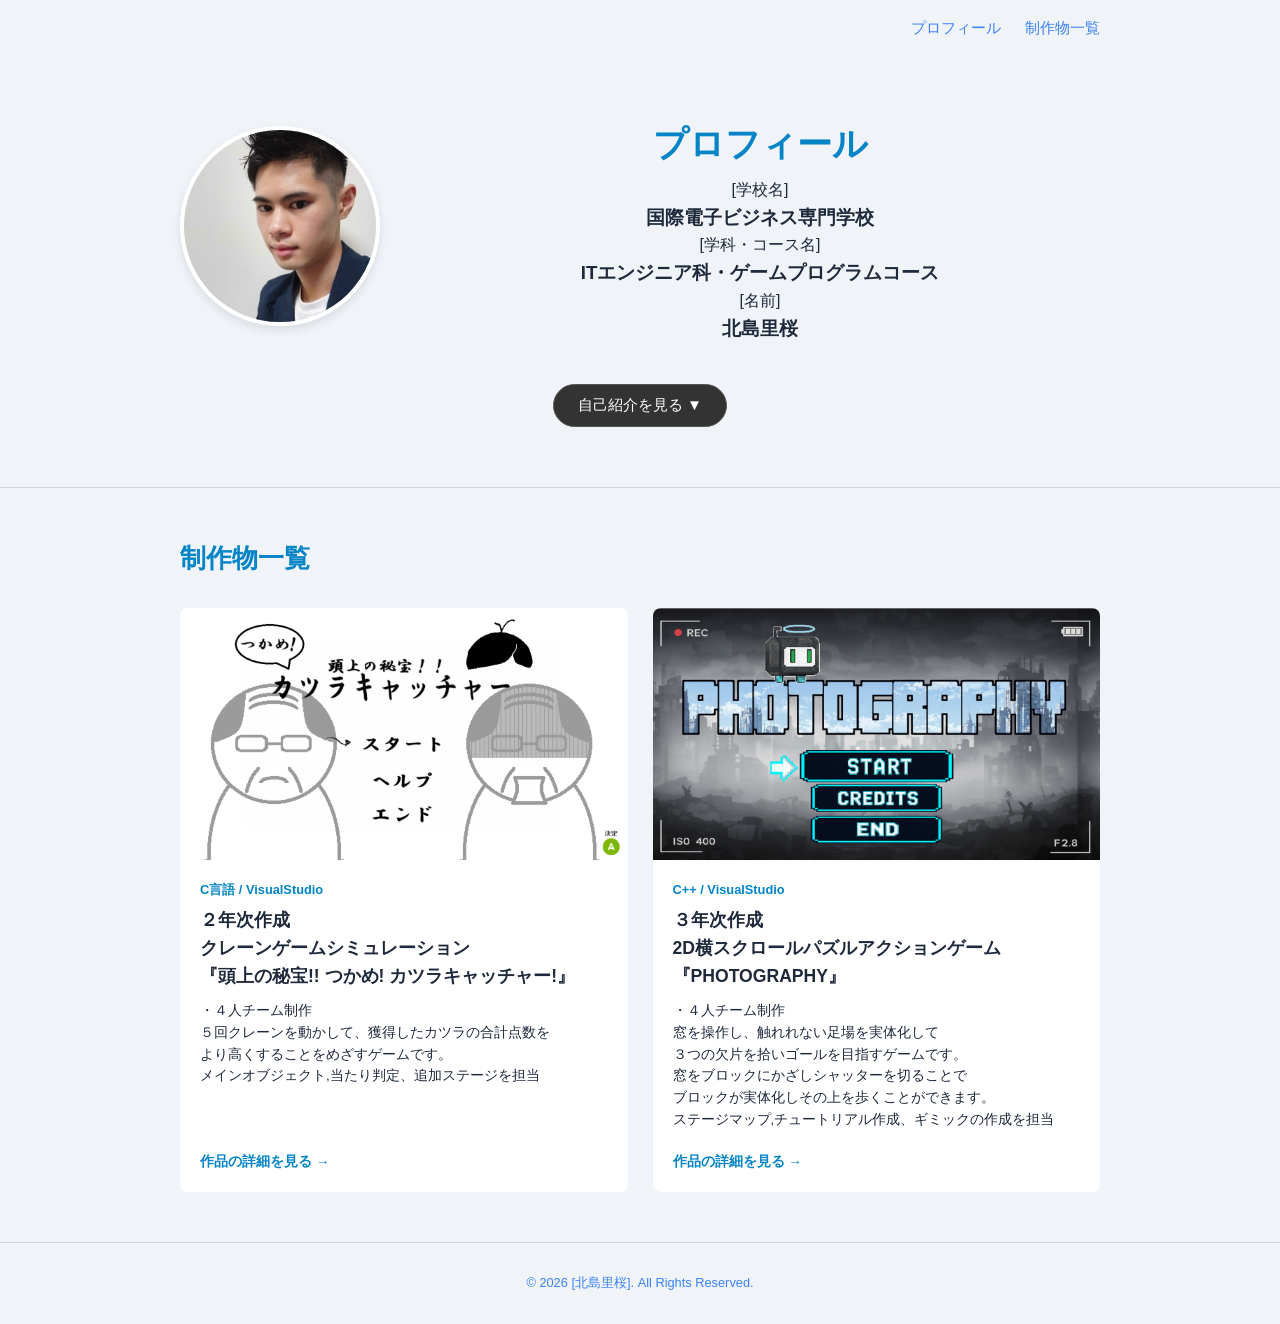
<file: index.html>
<!DOCTYPE html>
<html lang="ja">
<head>
  <meta charset="UTF-8">
  <meta name="viewport" content="width=device-width, initial-scale=1.0">
  <title>PORTFOLIO | [北島里桜]</title>
  <link rel="stylesheet" href="style.css">
</head>
<body>

  <!-- ヘッダー / 簡易ナビ -->
  <header class="header">
    <div class="container header-inner">
      <nav class="nav">
        <a href="#profile">プロフィール</a>
        <a href="#works">制作物一覧</a>
      </nav>
    </div>
  </header>

  <!-- メメントビジュアル / プロフィールへの導線 -->
  <section id="profile" class="hero-section">
    <!-- ▼ 写真とテキストを横並びにするための新しいコンテナ ▼ -->
    <div class="container hero-profile-flex">
      <!-- ▼ 画像エリア ▼ -->
      <div class="hero-photo">
        <!-- ご自身の画像パスに変更してください（例: images/my-photo.jpg） -->
        <img src="face.jpg" alt="プロフィール写真" class="profile-image">
      </div>
      <!-- ▲ 画像エリア ▲ -->

      <!-- ▼ テキストエリア（名前、タイトル、学校名） ▼ -->
      <div class="hero-text">
        <h2 class="sub-title">プロフィール</h2>
        <p>[学校名]</p>
        <h3>国際電子ビジネス専門学校</h3>
<p>[学科・コース名]</p>
        <h3>ITエンジニア科・ゲームプログラムコース</h3>
         <p>[名前]</p>
        <h3>北島里桜</h3>
      </div>
      <!-- ▲ テキストエリア ▲ -->
    </div>
    <!-- ▲ 新しいコンテナここまで ▲ -->
      <!-- ▼ プロフィール開閉エリア（セクション内に正しく配置） ▼ -->
      <div class="profile-toggle-wrapper">
        <!-- 開くボタン -->
        <button type="button" id="openProfileBtn" class="toggle-open-btn">
          自己紹介を見る <span class="arrow">▼</span>
        </button>

        <!-- 開くコンテンツ本体（初期状態は非表示） -->
        <div id="profileContent" class="profile-content">
          <div class="profile-inner">
            <h3>自己紹介・PR</h3>
            <p>
             国際電子ビジネス専門学校でC言語/C++を用いた<br>2D・3Dゲーム開発を専攻しています。
             <br>私の強みは「仕様＋αの面白さを生む実装力」と<br>「チームを動かす円滑な連携力」です。<br>
チーム制作では、タスクの可視化と相互フォロー体制を維持し<br>
実装においてはカメラ制御やエフェクトの提案・実装を通じ、<br>手触りの良さや爽快感を徹底追求しています。<br>
適切なタスク管理と柔軟な巻き込み力で、<br>チーム全体で妥協のない作品制作を実現します。
            </p>
            <br>
            <br>
            <h3>将来像</h3>
            <p>プロジェクトを円滑に進める「チームの潤滑油」でありながら、
              <br>プレイヤーの体験価値（UX）を極限まで高める<br>「職人エンジニア」を目指します。<br>
納期を守る適切なタスク管理と、<br>担当箇所に対する技術的な＋αの提案を両立させ、<br>
チームで連携しながらプレイヤーを夢中にさせる<br>ゲーム作りに貢献し続けます
            </p>
            <div class="skills-box">
              <h4>スキル・使用環境</h4>
              <ul>
                <li><strong>言語：</strong> C言語 / C++ </li>
                <li><strong>ツール：</strong> Dxライブラリ/ Unreal Engine</li>
              </ul>
            </div>

            <!-- 一番下の閉じるボタン -->
            <button type="button" id="closeProfileBtn" class="toggle-close-btn">
              閉じる ▲
            </button>
          </div>
        </div>
      </div>
      <!-- ▲ ここまで ▲ -->

    </div>
  </section>

  <!-- 作品一覧（各作品の個別ページへ飛ばす） -->
  <section id="works" class="section">
    <div class="container">
      <h2>制作物一覧</h2>
      <div class="works-grid">

        <!-- 作品1 -->
        <article class="works-card">
          <div class="thumbnail">
            <img src="ossan/images/worrk2_01/Ossan1.png" alt="作品1サムネイル">
          </div>
          <div class="works-body">
            <span class="tag">C言語 / VisualStudio</span>
            <h3>２年次作成<br>クレーンゲームシミュレーション<br>
『頭上の秘宝!! つかめ! カツラキャッチャー!』</h3>
            <p>・４人チーム制作<br>５回クレーンを動かして、獲得したカツラの合計点数を<br>より高くすることをめざすゲームです。<br>メインオブジェクト,当たり判定、追加ステージを担当</p>
            <a href="ossan/site/work2_01.html" class="btn-link">作品の詳細を見る &rarr;</a>
          </div>
        </article>

        <!-- 作品2 -->
        <article class="works-card">
          <div class="thumbnail">
            <img src="photography/images/title.png" alt="作品2サムネイル">
          </div>
          <div class="works-body">
            <span class="tag">C++ / VisualStudio</span>
            <h3>３年次作成<br>2D横スクロールパズルアクションゲーム
<br>『PHOTOGRAPHY』</h3>

            <p>・４人チーム制作<br>窓を操作し、触れれない足場を実体化して<br>３つの欠片を拾いゴールを目指すゲームです。<br>
              窓をブロックにかざしシャッターを切ることで<br>ブロックが実体化しその上を歩くことができます。<br>
                ステージマップ,チュートリアル作成、ギミックの作成を担当
            </p>

            <a href="photography/site/work2_01.html" class="btn-link">作品の詳細を見る &rarr;</a>
          </div>
        </article>

      </div>
    </div>
  </section>

  <footer class="footer">
    <div class="container">
      <p>&copy; 2026 [北島里桜]. All Rights Reserved.</p>
    </div>
  </footer>

  <!-- JavaScriptで開閉の動きを制御 -->
  <script>
    document.addEventListener('DOMContentLoaded', () => {
      const openBtn = document.getElementById('openProfileBtn');
      const closeBtn = document.getElementById('closeProfileBtn');
      const content = document.getElementById('profileContent');

      // 「自己紹介を見る」ボタンを押したとき
      openBtn.addEventListener('click', () => {
        content.classList.add('is-open');
        openBtn.style.display = 'none'; // 開くボタンを隠す
      });

      // 一番下の「閉じる」ボタンを押したとき
      closeBtn.addEventListener('click', () => {
        content.classList.remove('is-open');
        openBtn.style.display = 'inline-block'; // 開くボタンを再表示

        // スムーズにプロフィール上部まで戻す
        document.getElementById('profile').scrollIntoView({ behavior: 'smooth' });
      });
    });
  </script>
</body>
</html>
</file>
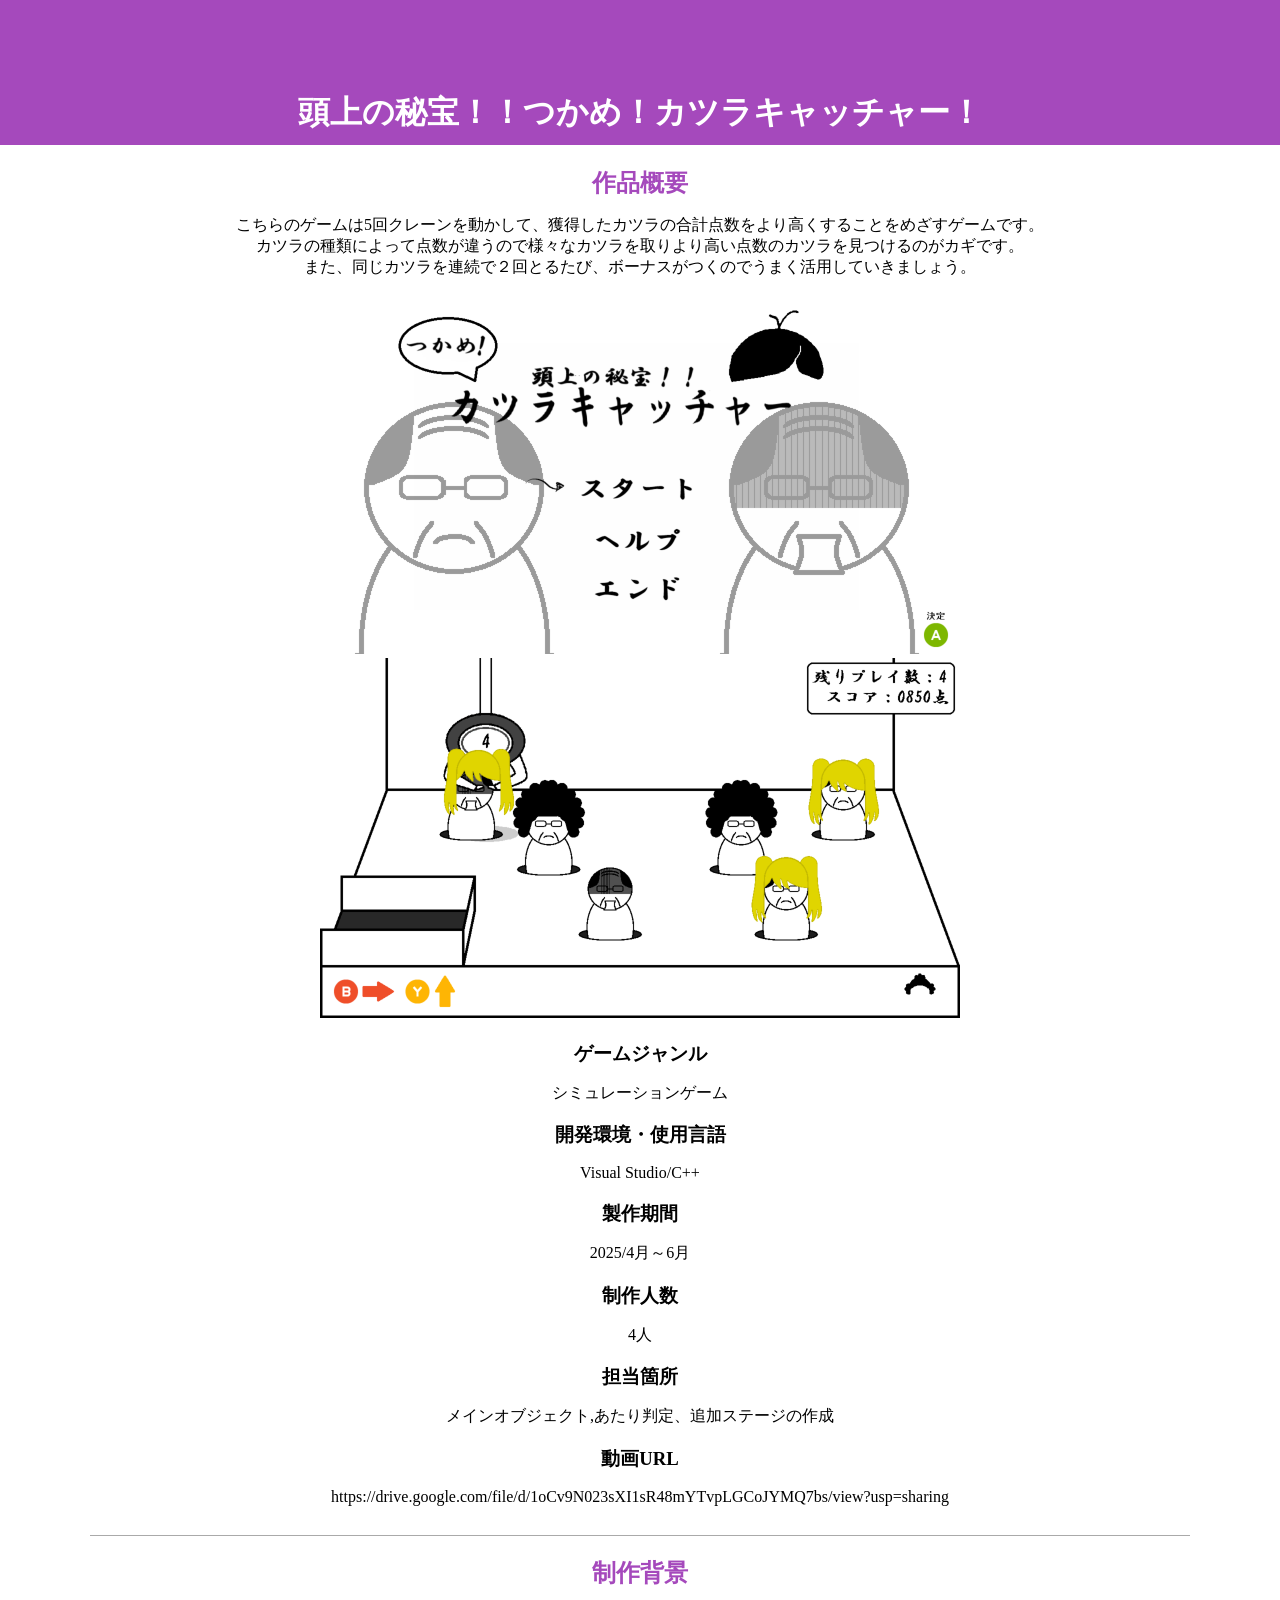
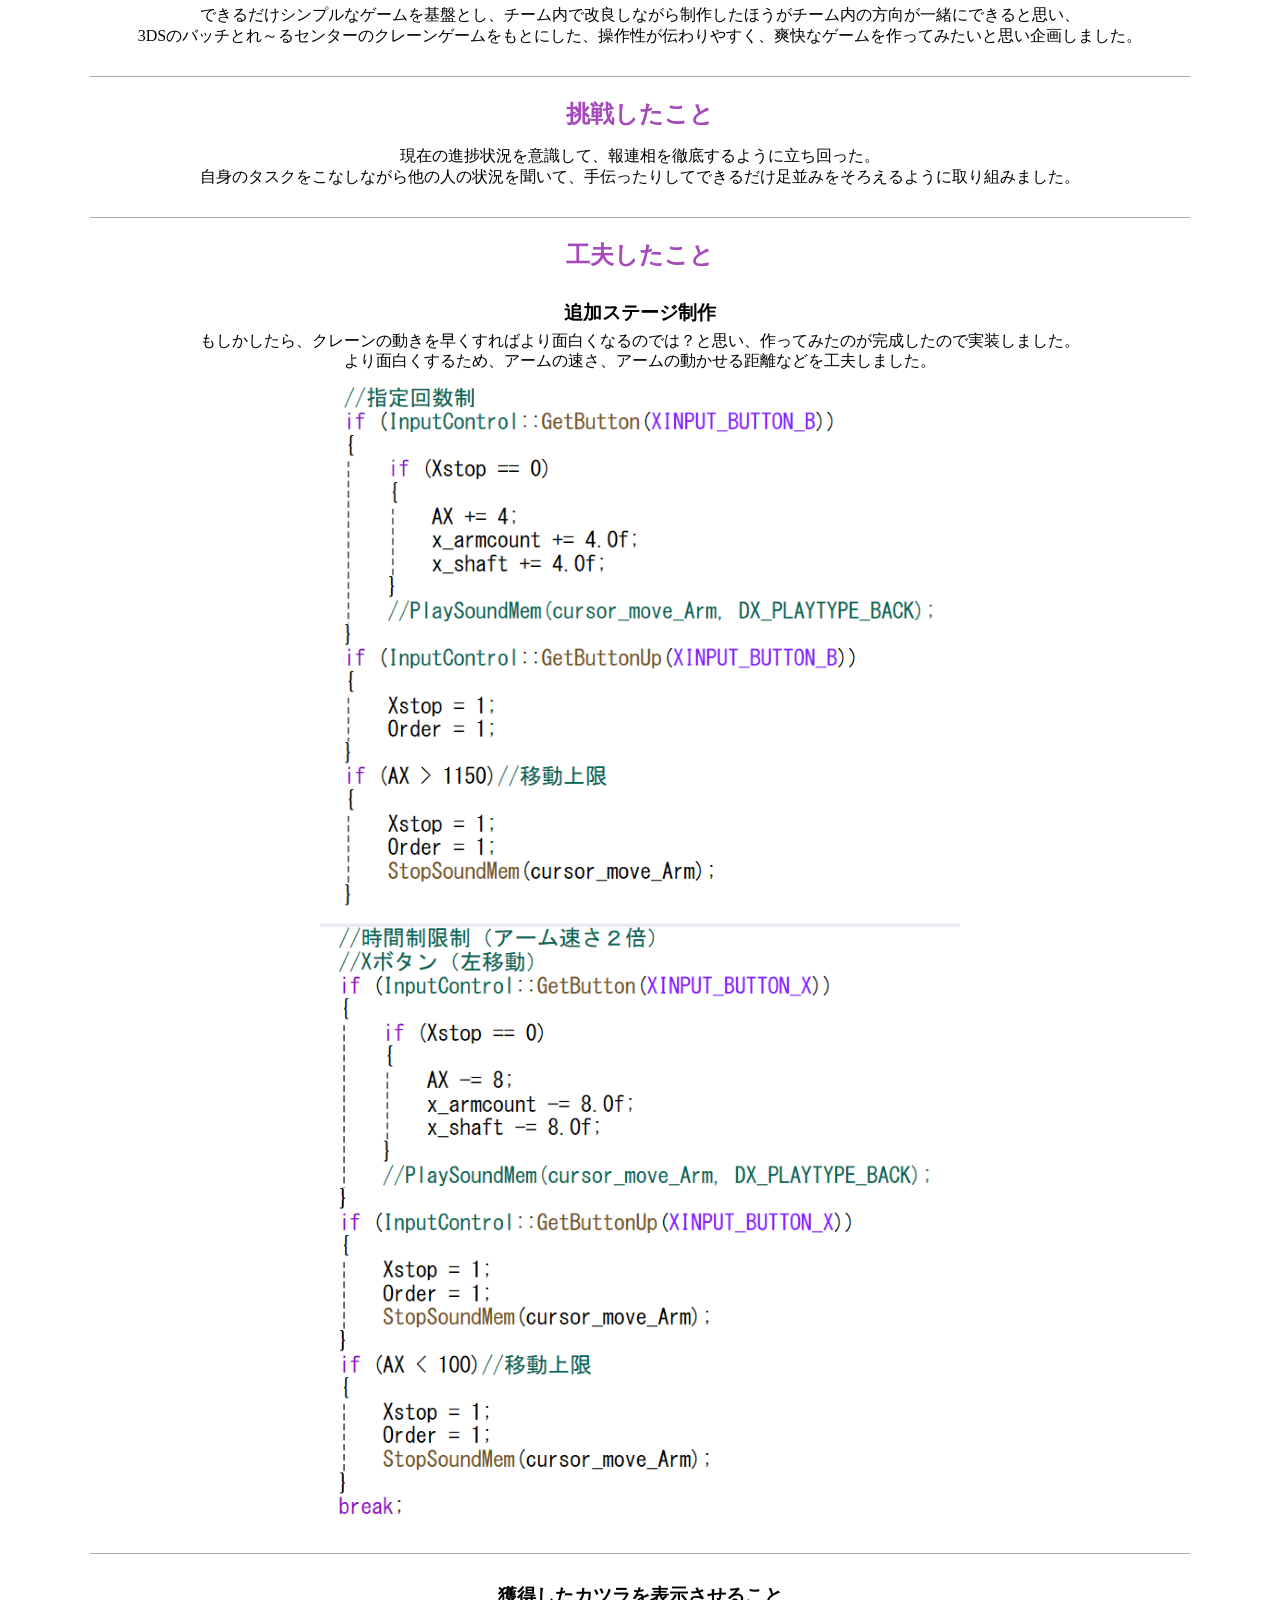
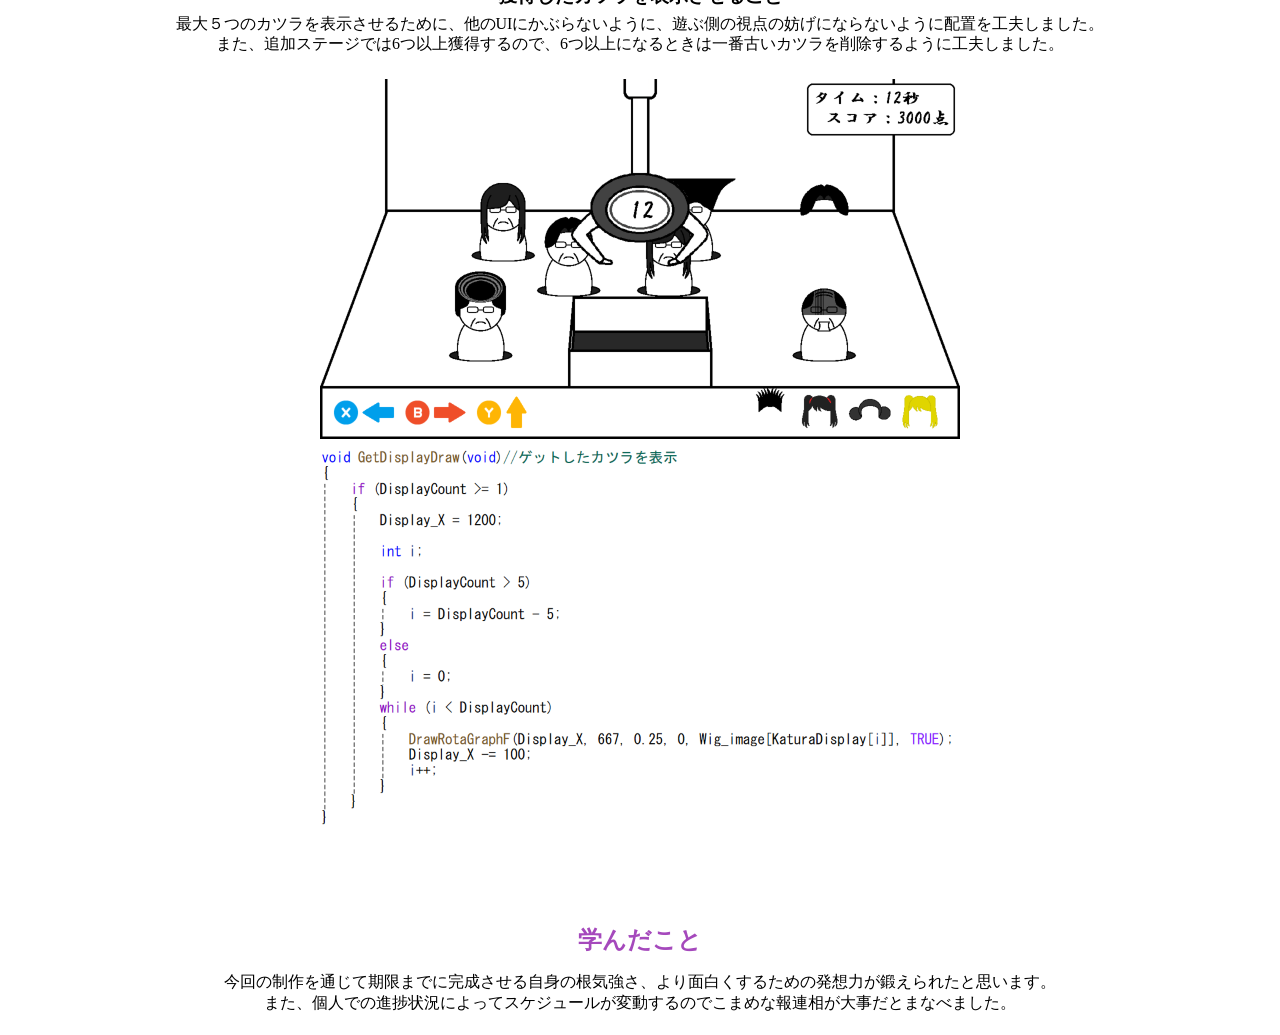
<file: ossan/site/work2_01.html>
<!DOCTYPE html>
<html lang="ja">
    <head>
        <meta charset="UTF-8">
        <title>頭上の秘宝！！つかめ！カツラキャッチャー！</title>
        <link rel="stylesheet" href="work2_01.css">
    </head>
    <body>
        <div class="top">
            <h1><!--作品名</h1>--> 頭上の秘宝！！つかめ！カツラキャッチャー！</h1>
        </div>
        <div class="overview">
            <h2>作品概要</h2>
            <p>こちらのゲームは5回クレーンを動かして、獲得したカツラの合計点数をより高くすることをめざすゲームです。<br>カツラの種類によって点数が違うので様々なカツラを取りより高い点数のカツラを見つけるのがカギです。<br>
                また、同じカツラを連続で２回とるたび、ボーナスがつくのでうまく活用していきましょう。 </p>
            <img src="../images/worrk2_01/Ossan1.png" alt="">
            <img src="../images/worrk2_01/Ossan2.png" alt="タイトル画面メイン画面">
        </div>
        <div class="detail">
            <h3>ゲームジャンル</h3>
            <p>シミュレーションゲーム </p>
            <h3>開発環境・使用言語</h3>
            <p>Visual Studio/C++</p>
            <h3>製作期間</h3>
            <p>2025/4月～6月</p>
            <h3>制作人数</h3>
            <p>4人</p>
            <h3>担当箇所</h3>
            <p>メインオブジェクト,あたり判定、追加ステージの作成</p>
            <h3>動画URL</h3>
            <p>https://drive.google.com/file/d/1oCv9N023sXI1sR48mYTvpLGCoJYMQ7bs/view?usp=sharing</p>
        </div>
        <hr>
        <div class="reason">
            <h2>制作背景</h2>
            <p>できるだけシンプルなゲームを基盤とし、チーム内で改良しながら制作したほうがチーム内の方向が一緒にできると思い、<br>3DSのバッチとれ～るセンターのクレーンゲームをもとにした、操作性が伝わりやすく、爽快なゲームを作ってみたいと思い企画しました。
            </p> 
        </div>
        <hr>
        <div class="try">
            <h2>挑戦したこと</h2>
            <p>現在の進捗状況を意識して、報連相を徹底するように立ち回った。<br>自身のタスクをこなしながら他の人の状況を聞いて、手伝ったりしてできるだけ足並みをそろえるように取り組みました。</p>
        </div>
        <hr>
        <div class="kufu">
            <h2>工夫したこと</h2>
            <h3>追加ステージ制作</h3>
            <p> もしかしたら、クレーンの動きを早くすればより面白くなるのでは？と思い、作ってみたのが完成したので実装しました。<br>より面白くするため、アームの速さ、アームの動かせる距離などを工夫しました。</p>
            <img src="../images/worrk2_01/Ossan3.png" alt="ソースコード">
            <img src="../images/worrk2_01/Ossan4.png" alt="ソースコード">
            <!---->
            <hr>
            <h3>獲得したカツラを表示させること</h3>
            <p>最大５つのカツラを表示させるために、他のUIにかぶらないように、遊ぶ側の視点の妨げにならないように配置を工夫しました。<br>また、追加ステージでは6つ以上獲得するので、6つ以上になるときは一番古いカツラを削除するように工夫しました。
            </p>
            <div class="img-margin">
                <img src="../images/worrk2_01/Ossan5.png" alt="ソースコード">
                <img src="../images/worrk2_01/Ossan6.png" alt="ソースコード">
            </div>
        </div>
        <div class="manabi">
            <h2>学んだこと</h2>
            <p>今回の制作を通じて期限までに完成させる自身の根気強さ、より面白くするための発想力が鍛えられたと思います。<br>また、個人での進捗状況によってスケジュールが変動するのでこまめな報連相が大事だとまなべました。
            </p>
        </div>
    </body>
</html>
</file>
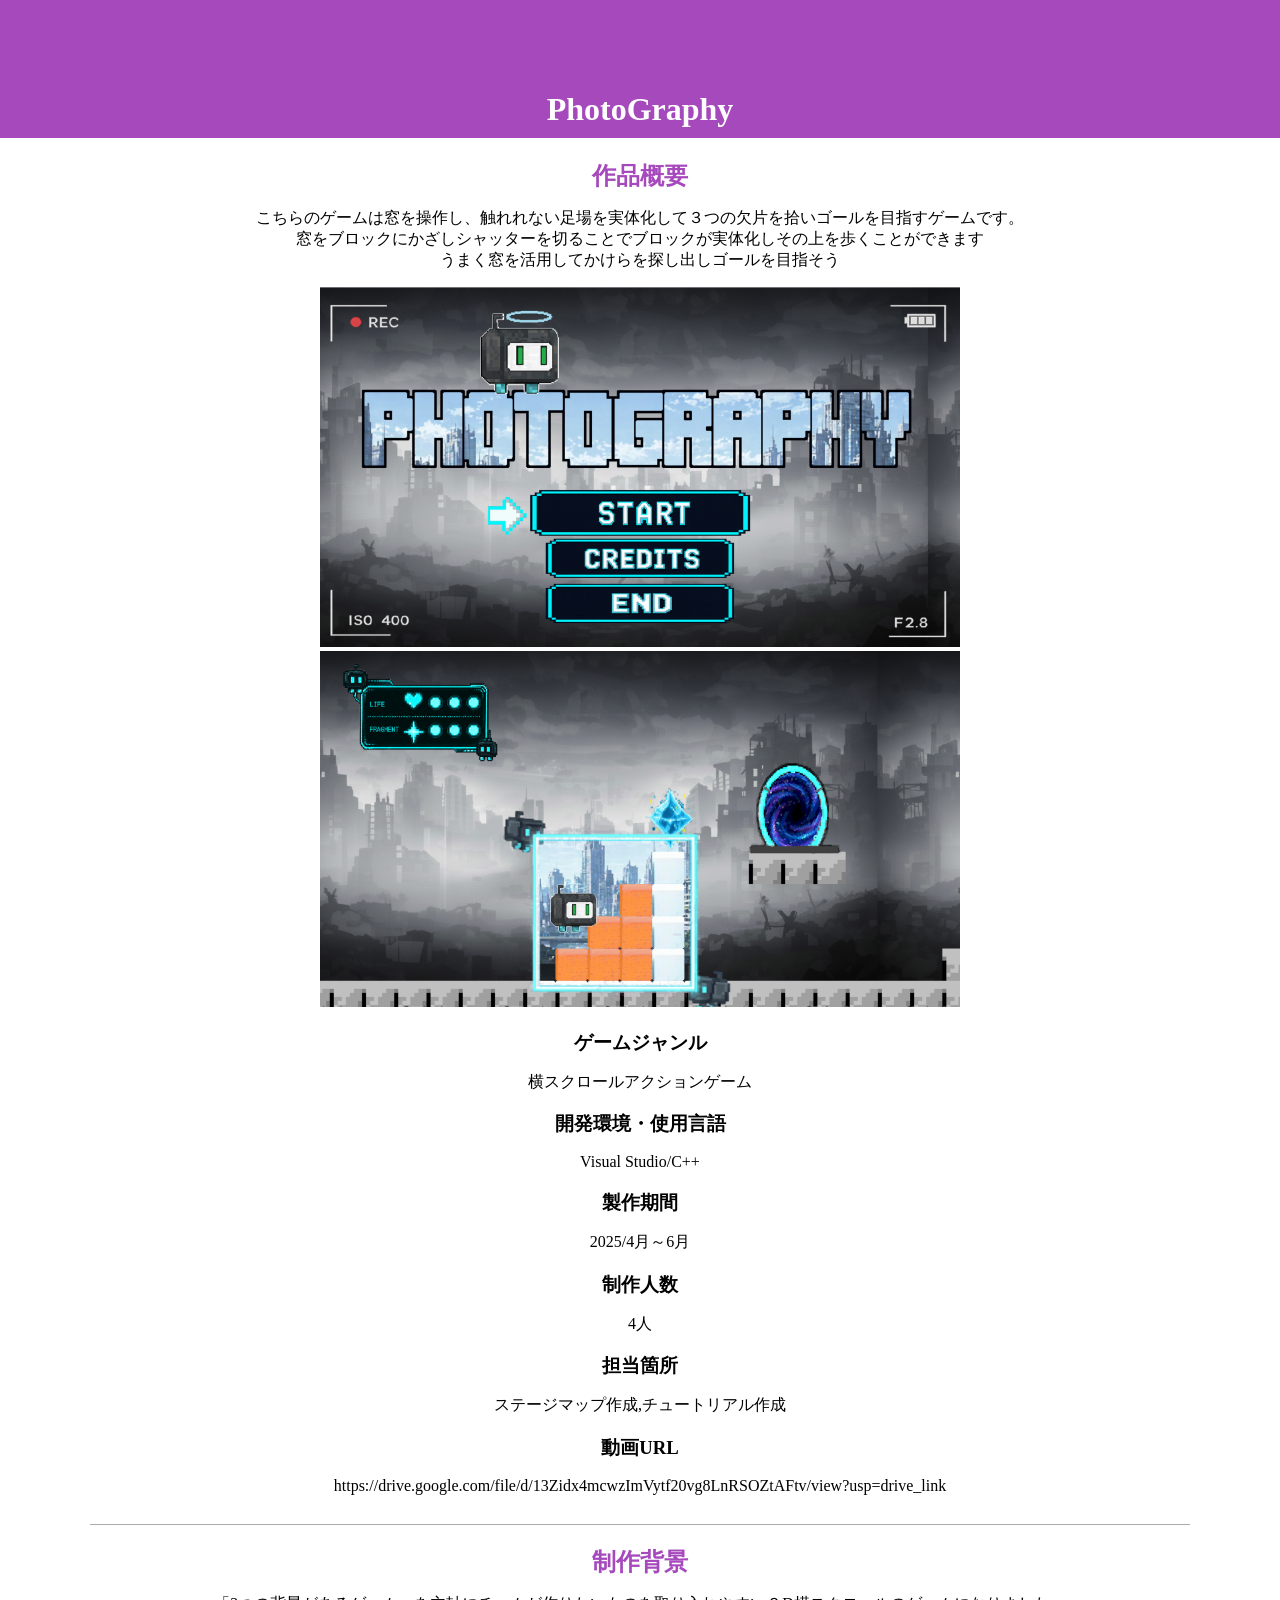
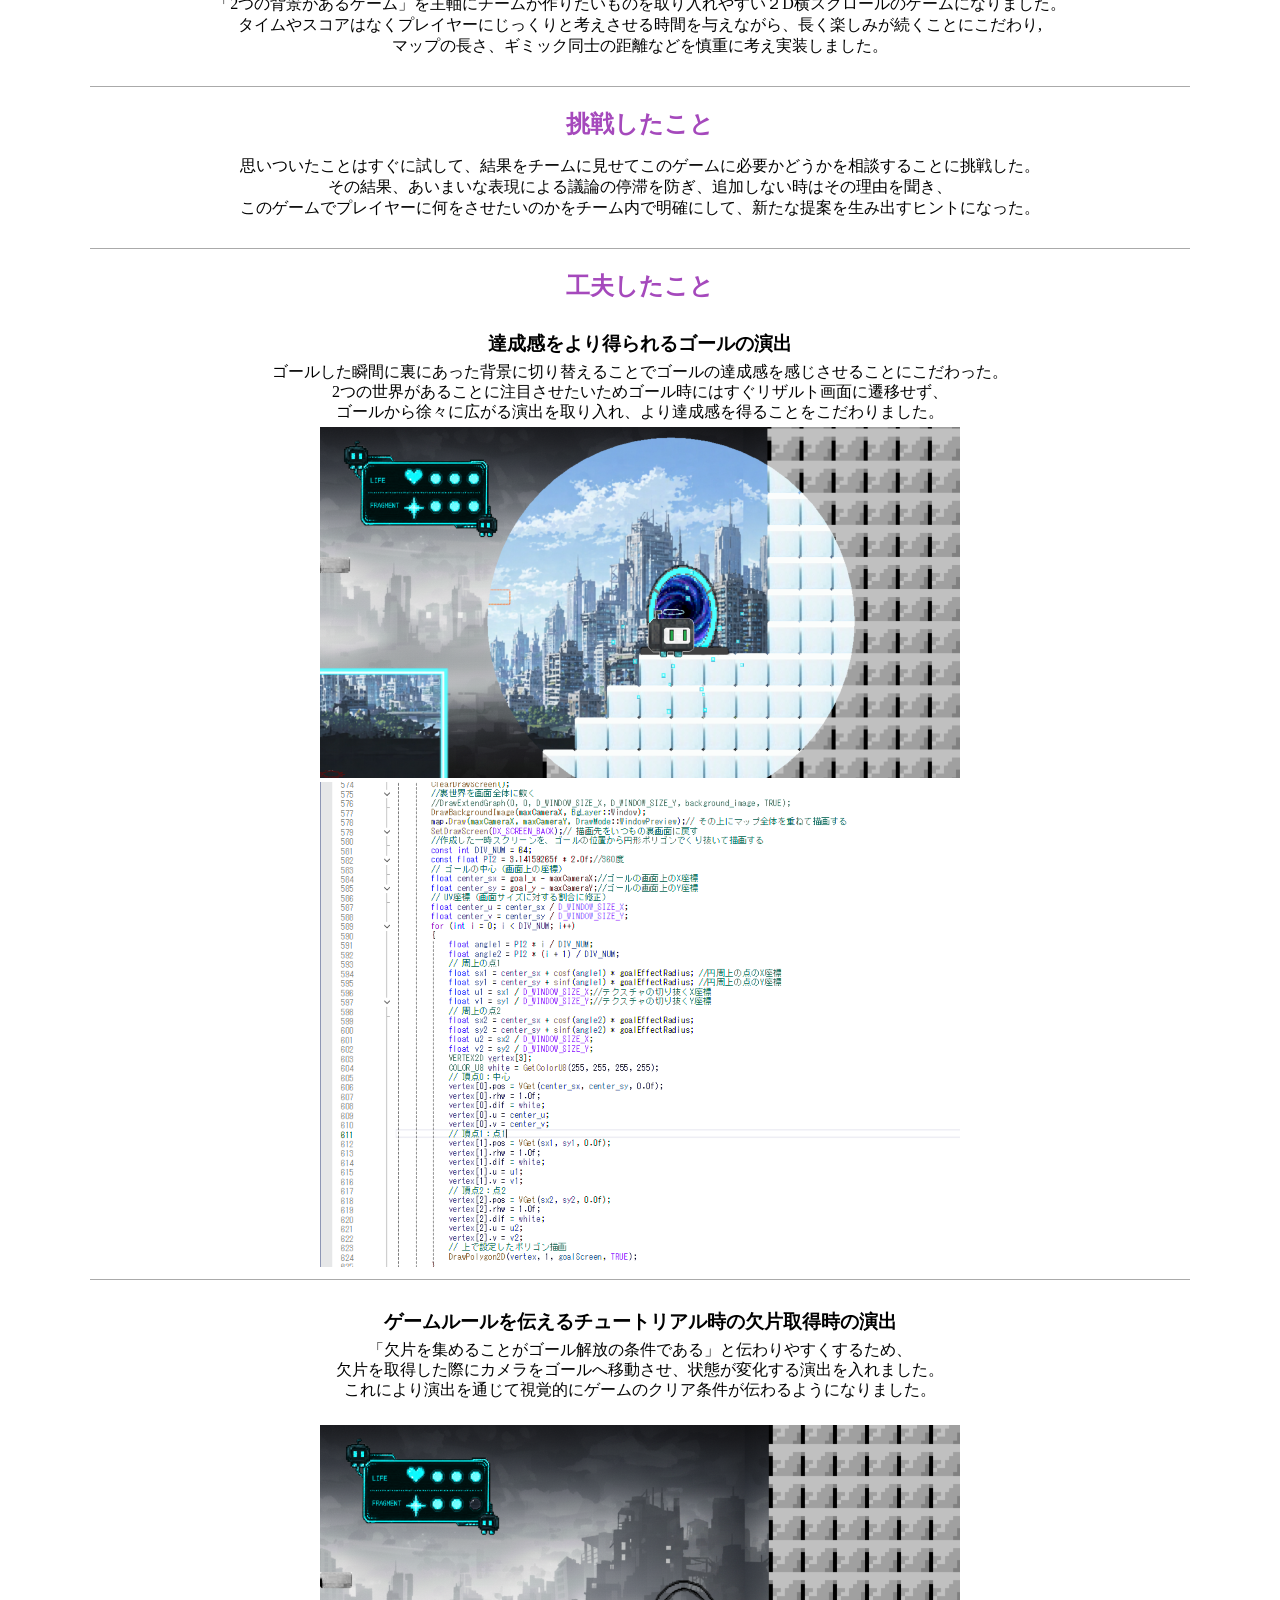
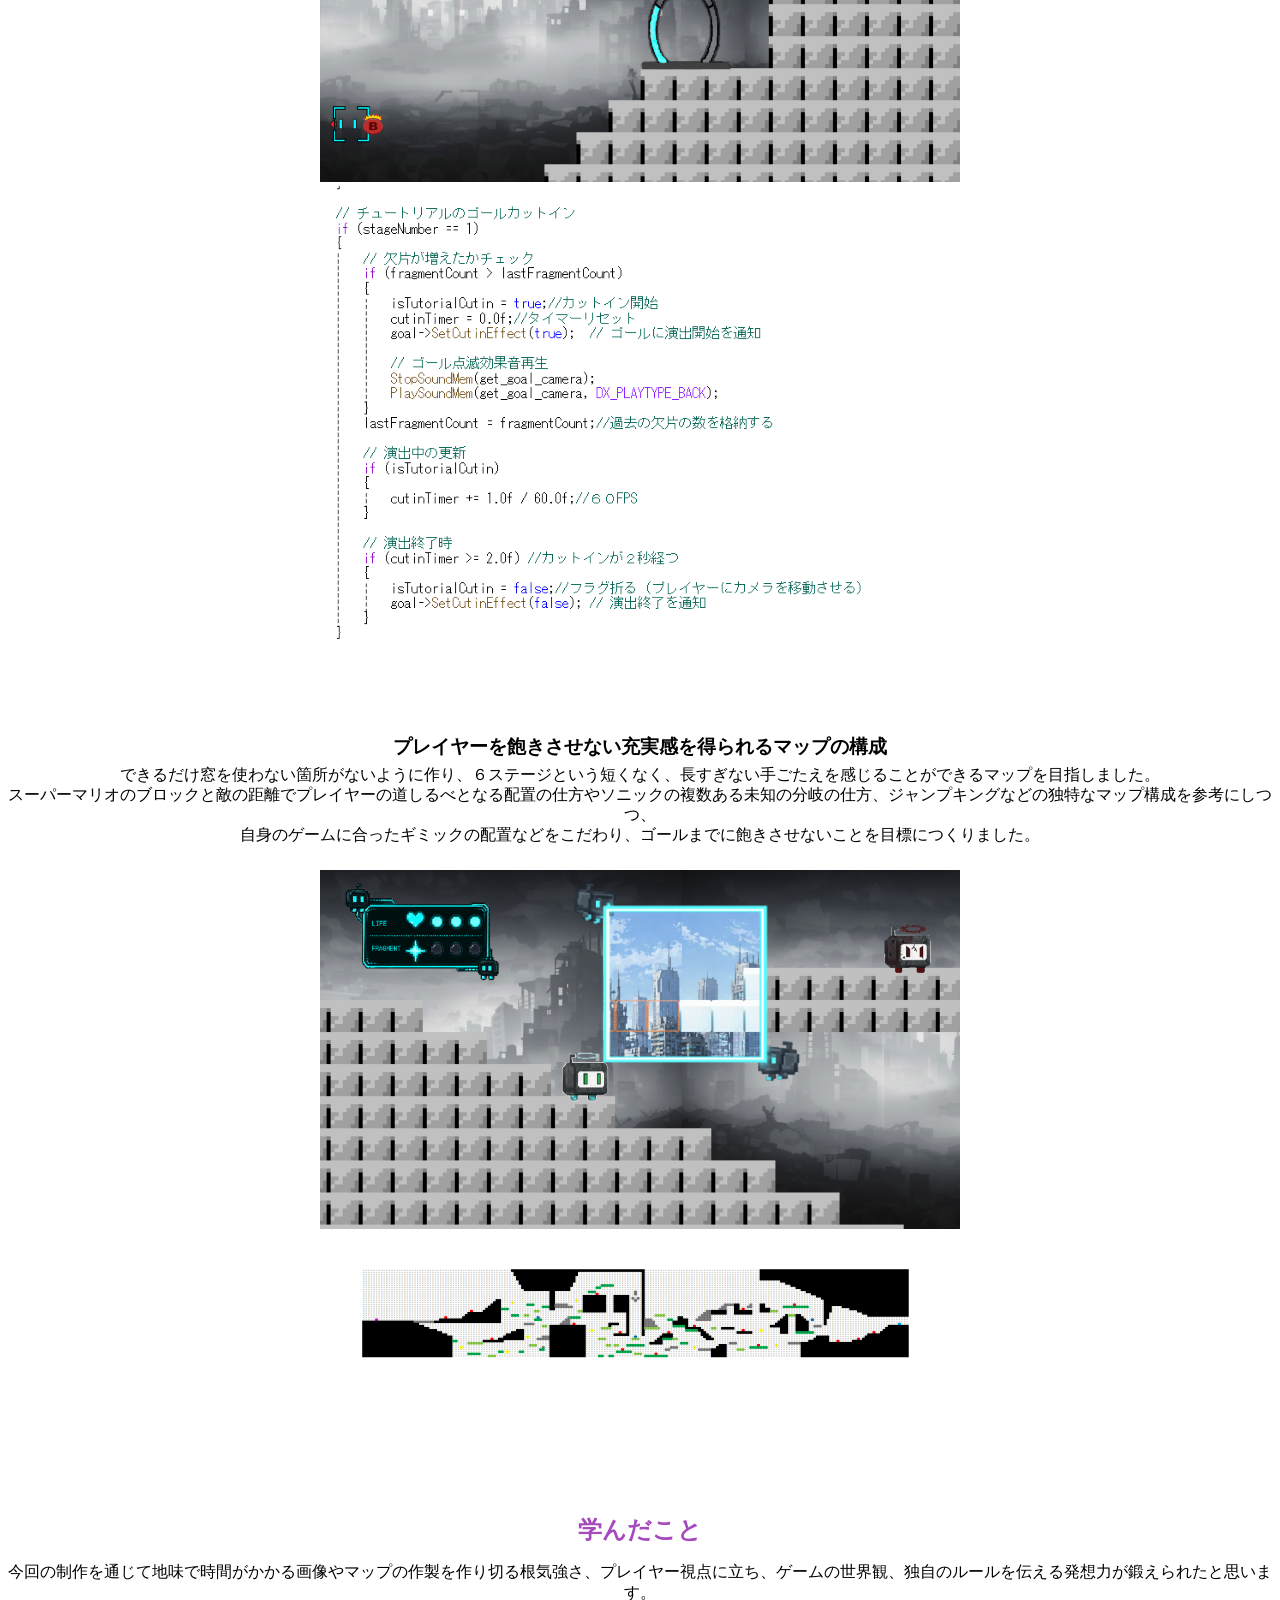
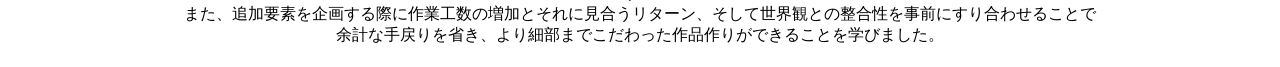
<file: photography/site/work2_01.html>
<!DOCTYPE html>
<html lang="ja">
    <head>
        <meta charset="UTF-8">
        <title>PhotoGraphy</title>
        <link rel="stylesheet" href="../css/work2_01.css">
    </head>
    <body>
        <div class="top">
            <h1><!--作品名</h1>--> PhotoGraphy</h1>
        </div>
        <div class="overview">
            <h2>作品概要</h2>
            <p>こちらのゲームは窓を操作し、触れれない足場を実体化して３つの欠片を拾いゴールを目指すゲームです。<br>窓をブロックにかざしシャッターを切ることでブロックが実体化しその上を歩くことができます<br>
                うまく窓を活用してかけらを探し出しゴールを目指そう</p>
            <img src="../images/title.png" alt="">
            <img src="../images/inGame.png" alt="タイトル画面メイン画面">
        </div>
        <div class="detail">
            <h3>ゲームジャンル</h3>
            <p>横スクロールアクションゲーム </p>
            <h3>開発環境・使用言語</h3>
            <p>Visual Studio/C++</p>
            <h3>製作期間</h3>
            <p>2025/4月～6月</p>
            <h3>制作人数</h3>
            <p>4人</p>
            <h3>担当箇所</h3>
            <p>ステージマップ作成,チュートリアル作成</p>
            <h3>動画URL</h3>
            <p>https://drive.google.com/file/d/13Zidx4mcwzImVytf20vg8LnRSOZtAFtv/view?usp=drive_link</p>
        </div>
        <hr>
        <div class="reason">
            <h2>制作背景</h2>
            <p>「2つの背景があるゲーム」を主軸にチームが作りたいものを取り入れやすい２D横スクロールのゲームになりました。<br>
                タイムやスコアはなくプレイヤーにじっくりと考えさせる時間を与えながら、長く楽しみが続くことにこだわり,<br>
                マップの長さ、ギミック同士の距離などを慎重に考え実装しました。
            </p> 
        </div>
        <hr>
        <div class="try">
            <h2>挑戦したこと</h2>
            <p>思いついたことはすぐに試して、結果をチームに見せてこのゲームに必要かどうかを相談することに挑戦した。<br>
            その結果、あいまいな表現による議論の停滞を防ぎ、追加しない時はその理由を聞き、<br>
            このゲームでプレイヤーに何をさせたいのかをチーム内で明確にして、新たな提案を生み出すヒントになった。</p>
        </div>
        <hr>
        <div class="kufu">
            <h2>工夫したこと</h2>
            <h3>達成感をより得られるゴールの演出</h3>
            <p> ゴールした瞬間に裏にあった背景に切り替えることでゴールの達成感を感じさせることにこだわった。<br>
                2つの世界があることに注目させたいためゴール時にはすぐリザルト画面に遷移せず、<br>
                ゴールから徐々に広がる演出を取り入れ、より達成感を得ることをこだわりました。</p>
            <img src="../images/Kufuu1-1.png" alt="ソースコード">
            <img src="../images/Kufuu1-2.png" alt="ソースコード">
            <!---->
            <hr>
            <h3>ゲームルールを伝えるチュートリアル時の欠片取得時の演出</h3>
            <p>「欠片を集めることがゴール解放の条件である」と伝わりやすくするため、<br>
                欠片を取得した際にカメラをゴールへ移動させ、状態が変化する演出を入れました。<br>
                これにより演出を通じて視覚的にゲームのクリア条件が伝わるようになりました。
                
            </p>
            <div class="img-margin">
                <img src="../images/Kufuu2-1.png" alt="ソースコード">
                <img src="../images/Kufuu2-2.png" alt="ソースコード">
            </div>
            <h3>プレイヤーを飽きさせない充実感を得られるマップの構成</h3>
            <p>できるだけ窓を使わない箇所がないように作り、６ステージという短くなく、長すぎない手ごたえを感じることができるマップを目指しました。<br>
                スーパーマリオのブロックと敵の距離でプレイヤーの道しるべとなる配置の仕方やソニックの複数ある未知の分岐の仕方、ジャンプキングなどの独特なマップ構成を参考にしつつ、<br>
                自身のゲームに合ったギミックの配置などをこだわり、ゴールまでに飽きさせないことを目標につくりました。

            </p>
            <div class="img-margin">
                <img src="../images/Kufuu3-1.png" alt="ソースコード">
                <img src="../images/Kufuu3-2.png" alt="ソースコード">
            </div>

        </div>
        <div class="manabi">
            <h2>学んだこと</h2>
            <p>今回の制作を通じて地味で時間がかかる画像やマップの作製を作り切る根気強さ、プレイヤー視点に立ち、ゲームの世界観、独自のルールを伝える発想力が鍛えられたと思います。<br>
                また、追加要素を企画する際に作業工数の増加とそれに見合うリターン、そして世界観との整合性を事前にすり合わせることで<br>
                余計な手戻りを省き、より細部までこだわった作品作りができることを学びました。
            </p>
        </div>
    </body>
</html>
</file>
<file: style.css>
@charset "UTF-8";

/* グローバル変数設定 */
:root {
 --bg-color: #f0f4f8;      /* 全体の背景色（爽やかな淡いブルーグレー） */
  --card-bg: #ffffff;       /* カードやパネルの背景色（白） */
  --text-main: #1e293b;     /* メイン文字色（深いネイビーブラック） */
  --text-sub: #3b82f6;      /* サブ文字色（鮮やかなブルー） */
  --accent-color: #0284c7;  /* アクセントカラー（シアン・スカイブルー） */
  --border-color: #cbd5e1;  /* 枠線・区切り線の色（落ち着いたソフトブルー） */
  --max-width: 960px;         /* 画面の最大横幅 */
}

/* CSSの初期化（意図しないずれを防ぐため） */
* {
  box-sizing: border-box;
  margin: 0;
  padding: 0;
}

body {
  font-family: -apple-system, BlinkMacSystemFont, "Segoe UI", Roboto, Arial, sans-serif;
  background-color: var(--bg-color);
  color: var(--text-main);
  line-height: 1.6;
}

.container {
  max-width: var(--max-width);
  margin: 0 auto;
  padding: 0 20px;
}

.container h2 {
 color: var(--accent-color);
}

/* ヘッダー */
.header {
  position: sticky;        /* スクロールしても上部に固定される */
  top: 0;                  /* 画面の一番上 */
  background-color: var(--bg-color); /* 背景色をつけて透け防止 */
  z-index: 100;            /* 他の要素より前面に表示 */
  padding: 15px 0;
}

/* ナビゲーションを右寄せにする */
.nav {
  text-align: right;       /* 右側に寄せる */
}

/* リンク同士の間隔と見た目 */
.nav a {
  color: var(--text-sub);
  text-decoration: none;
  margin-left: 20px;       /* Profile と Works の間に間隔を作る */
  font-size: 0.95rem;
}

.nav a:hover {
  color: var(--accent-color); /* マウスを乗せた時にテーマカラーにする */
}

/* スクロール移動をヌルッとスムーズにするおまじない */
html {
  scroll-behavior: smooth;
}

/* メインビジュアル */
.hero-section {
  padding: 60px 0;
  border-bottom: 1px solid var(--border-color);
}

.sub-title {
  color: var(--accent-color);
  font-size: 0.9rem;
  font-weight: 600;
}

.hero-section h2 {
  font-size: 2.2rem;
  margin-bottom: 10px;
}


/* 元のスタイルの調整 */
.hero-section h2 {
  font-size: 2.2rem;
  margin-bottom: 5px; /* 下の間隔を少し詰める */
}

.hero-bio {
  color: var(--text-main);
  /* flexコンテナ内なのでmax-widthは不要 */
  /* max-width: 600px; */
  margin-bottom: 0; /* 下の間隔をなくす（gapで調整） */
}

/* ボタン */
.btn {
  display: inline-block;
  padding: 10px 20px;
  font-size: 0.9rem;
  text-decoration: none;
  border-radius: 6px;
  transition: opacity 0.2s;
}

.btn-primary {
  background-color: var(--accent-color);
  color: #000;
  font-weight: 600;
}

.btn:hover {
  opacity: 0.85;
}

/* セクション */
.section {
  padding: 50px 0;
}

.section h2 {
  font-size: 1.6rem;
  margin-bottom: 30px;
}
/* ==========================================
   ヒーローエリアのプロフィール（写真とテキストの横並び）
   ========================================== */
.hero-profile-flex {
  display: flex;
  align-items: center; /* 垂直方向中央揃え */
  gap: 40px; /* 写真とテキストの間隔 */
  margin-bottom: 40px; /* 下の開閉エリアとの間隔 */
}

/* 画像エリア */
.hero-photo {
  flex-shrink: 0; /* 画像が縮まないようにする */
}

.profile-image {
  width: 200px; /* 画像の幅 */
  height: 200px; /* 画像の高さ（正方形にする） */
  border-radius: 50%; /* 円形にする */
  object-fit: cover; /* 画像を枠内に収める */
  border: 4px solid var(--card-bg); /* 白い枠線 */
  box-shadow: 0 4px 10px rgba(0, 0, 0, 0.1); /* 軽い影 */
}

/* テキストエリア */
.hero-text {
  flex-grow: 1; /* 残りの幅を占める */
   text-align: center; /* テキストを中央揃えにする */
}

/* レスポンシブ対応（タブレット・スマホ） */
@media (max-width: 768px) {
  .hero-profile-flex {
    flex-direction: column; /* 縦並びにする */
    text-align: center; /* テキストを中央揃えにする */
    gap: 20px; /* 間隔を狭める */
  }

  .hero-bio br {
    display: none; /* 改行を解除する */
  }
}
/* ==========================================
   プロフィール開閉（アコーディオン）スタイル
   ========================================== */
.profile-toggle-wrapper {
  margin-top: 20px;
  text-align: center; /* ボタン・コンテンツ全体を横中央揃え */
}

/* 開くボタン */
.toggle-open-btn {
  background-color: #333;
  color: #fff;
  border: 1px solid #555;
  padding: 10px 24px;
  font-size: 0.95rem;
  border-radius: 25px;
  cursor: pointer;
  transition: all 0.3s ease;
  display: inline-block;
  margin: 0 auto;
}

.toggle-open-btn:hover {
  background-color: #555;
  border-color: #888;
}

/* 開閉コンテンツ本体（初期状態：高さ0・透過度0で完全に閉じている） */
.profile-content {
  max-height: 0;
  overflow: hidden;
  opacity: 0;
  transition: max-height 0.4s ease, opacity 0.3s ease, margin-top 0.3s ease;
  margin-top: 0;
}

/* 開いたときのスタイル */
.profile-content.is-open {
  max-height: 800px; /* 中身が入る十分な高さ */
  opacity: 1;
  margin-top: 20px;
}

/* 中身の枠組みデザイン */
.profile-inner {
  background: var(--card-bg);
  border: 1px solid var(--border-color);
  border-radius: 12px;
  padding: 24px;
  text-align: center; /* カード内のテキストやリストを中央揃え */
  max-width: 600px;
  margin: 0 auto;
  box-shadow: 0 4px 12px rgba(0, 0, 0, 0.05);
}

.profile-inner h3 {
  font-size: 1.2rem;
  margin-bottom: 12px;
  border-bottom: 2px solid var(--border-color);
  padding-bottom: 6px;
  color: var(--text-main);
}

.skills-box {
  margin-top: 16px;
  background: rgba(0, 0, 0, 0.03);
  padding: 12px 16px;
  border-radius: 8px;
  text-align: center;
}

.skills-box ul {
  list-style: none;
  padding: 0;
  margin: 8px 0 0 0;
}

/* 一番下の閉じるボタン */
.toggle-close-btn {
  display: inline-block;
  margin: 24px auto 0;
  background-color: #333;
  color: #fff;
  border: 1px solid #555;
  padding: 8px 24px;
  border-radius: 20px;
  cursor: pointer;
  font-size: 0.85rem;
  transition: all 0.3s ease;
}

.toggle-close-btn:hover {
  background-color: #555;
  border-color: #888;
}
/* 作品カードグリッド */
.works-grid {
  display: grid;
  grid-template-columns: repeat(auto-fit, minmax(280px, 1fr));
  gap: 25px;
}

.works-card {
  background-color: var(--card-bg);
  border-radius: 8px;
  overflow: hidden;
  display: flex;
  flex-direction: column;
}

.thumbnail img {
  width: 100%;
  aspect-ratio: 16 / 9;
  object-fit: cover;
  display: block;
}

.works-body {
  padding: 20px;
  display: flex;
  flex-direction: column;
  flex-grow: 1;
}

.tag {
  font-size: 0.8rem;
  color: var(--accent-color);
  font-weight: 600;
}

.works-body h3 {
  font-size: 1.1rem;
  margin: 5px 0 10px;
}

.works-body p {
  color: var(--text-main);
  font-size: 0.85rem;
  margin-bottom: 20px;
  flex-grow: 1;
}

.btn-link {
  color: var(--accent-color);
  text-decoration: none;
  font-size: 0.85rem;
  font-weight: 600;
}

.btn-link:hover {
  text-decoration: underline;
}

.footer {
  padding: 30px 0;
  text-align: center;
  color: var(--text-sub);
  font-size: 0.8rem;
  border-top: 1px solid var(--border-color);
}
</file>
<file: ossan/site/work2_01.css>
@charset "UTF-8";

/*-全体適応-*/
body {
    margin: 0;
    /*-上下左右-*/
    font-family: 'メイリオ';
}

/*-見出しを設定-*/
h1 {
    padding-bottom: 10px;
    /*-内側の空白を設ける*/
}

h2 {
    color: #a549bc;
    /*-文字色設定*/
    margin-bottom: 0;
    /*-border外側の余白の設定*/
}

h3 {
    margin-bottom: 0;
    /*-border外側の余白の設定*/
}

/*-段落の設定*/
p {
    padding-top: 5;
    /*-内側の空白を設ける*/
    padding-bottom: 0;
    /*-内側の空白を設ける*/
    margin-top: 10;
    /*-border外側の余白の設定*/
    margin-bottom: 30;
    /*-border外側の余白の設定*/
}

hr {
    width: 1100px;
    height: 1px;
    border: none;
    border-top: 1px #aaaaaa solid;

}

/*-*/
/*-/////////////////////////////////
各コンテンツの設定
/////////////////////////////////////*/
.top {
    color: #ffffff;
    /*-文字色設定*/
    text-align: center;
    /*-中央に設定*/
    padding-top: 70px;
    /*-内側の空白を設ける*/
    background-color: #a549bc;
    /*-背景色設定*/
    width: 100%;
    /*-横幅-画面全体に設定*/
}

/*-画像の上下左右に余白を設ける*/
.img-margin {
    margin-bottom: 50px;
    padding: 20px;
}

.overview {
    text-align: center;
    /*-中央に設定*/
}

.detail {
    padding-bottom: 5px;
    text-align: center;
    /*-中央に設定*/
}

/*-詳細class*/
.detail.p {
    margin-top: 0;
}

.reason {
    padding-bottom: 5px;
    text-align: center;
    /*-中央に設定*/
}

.try {
    padding-bottom: 5px;
    text-align: center;
    /*-中央に設定*/
}

.kufu {
    text-align: center;
}

.kufu h3 {
    padding-top: 10px;
    padding-bottom: 5px;
    text-align: center;
}

.kufu p {
    margin-top: 0;
    margin-bottom: 5px;
    text-align: center;
    line-height: 20px;
}

/*-学んだこと*/
.manabi {
    padding: 5px;
    text-align: center;
}
</file>
<file: photography/css/work2_01.css>
@charset "UTF-8";

/*-全体適応-*/
body {
    margin: 0;
    /*-上下左右-*/
    font-family: 'メイリオ';
}

/*-見出しを設定-*/
h1 {
    padding-bottom: 10px;
    /*-内側の空白を設ける*/
}

h2 {
    color: #a549bc;
    /*-文字色設定*/
    margin-bottom: 0;
    /*-border外側の余白の設定*/
}

h3 {
    margin-bottom: 0;
    /*-border外側の余白の設定*/
}

/*-段落の設定*/
p {
    padding-top: 5;
    /*-内側の空白を設ける*/
    padding-bottom: 0;
    /*-内側の空白を設ける*/
    margin-top: 10;
    /*-border外側の余白の設定*/
    margin-bottom: 30;
    /*-border外側の余白の設定*/
}

hr {
    width: 1100px;
    height: 1px;
    border: none;
    border-top: 1px #aaaaaa solid;

}

/*-*/
/*-/////////////////////////////////
各コンテンツの設定
/////////////////////////////////////*/
.top {
    color: #ffffff;
    /*-文字色設定*/
    text-align: center;
    /*-中央に設定*/
    padding-top: 70px;
    /*-内側の空白を設ける*/
    background-color: #a549bc;
    /*-背景色設定*/
    width: 100%;
    /*-横幅-画面全体に設定*/
}

/*-画像の上下左右に余白を設ける*/
.img-margin {
    margin-bottom: 50px;
    padding: 20px;
}

.overview {
    text-align: center;
    /*-中央に設定*/
}

.detail {
    padding-bottom: 5px;
    text-align: center;
    /*-中央に設定*/
}

/*-詳細class*/
.detail.p {
    margin-top: 0;
}

.reason {
    padding-bottom: 5px;
    text-align: center;
    /*-中央に設定*/
}

.try {
    padding-bottom: 5px;
    text-align: center;
    /*-中央に設定*/
}

.kufu {
    text-align: center;
}

.kufu h3 {
    padding-top: 10px;
    padding-bottom: 5px;
    text-align: center;
}

.kufu p {
    margin-top: 0;
    margin-bottom: 5px;
    text-align: center;
    line-height: 20px;
}

/*-学んだこと*/
.manabi {
    padding: 5px;
    text-align: center;
}
</file>
